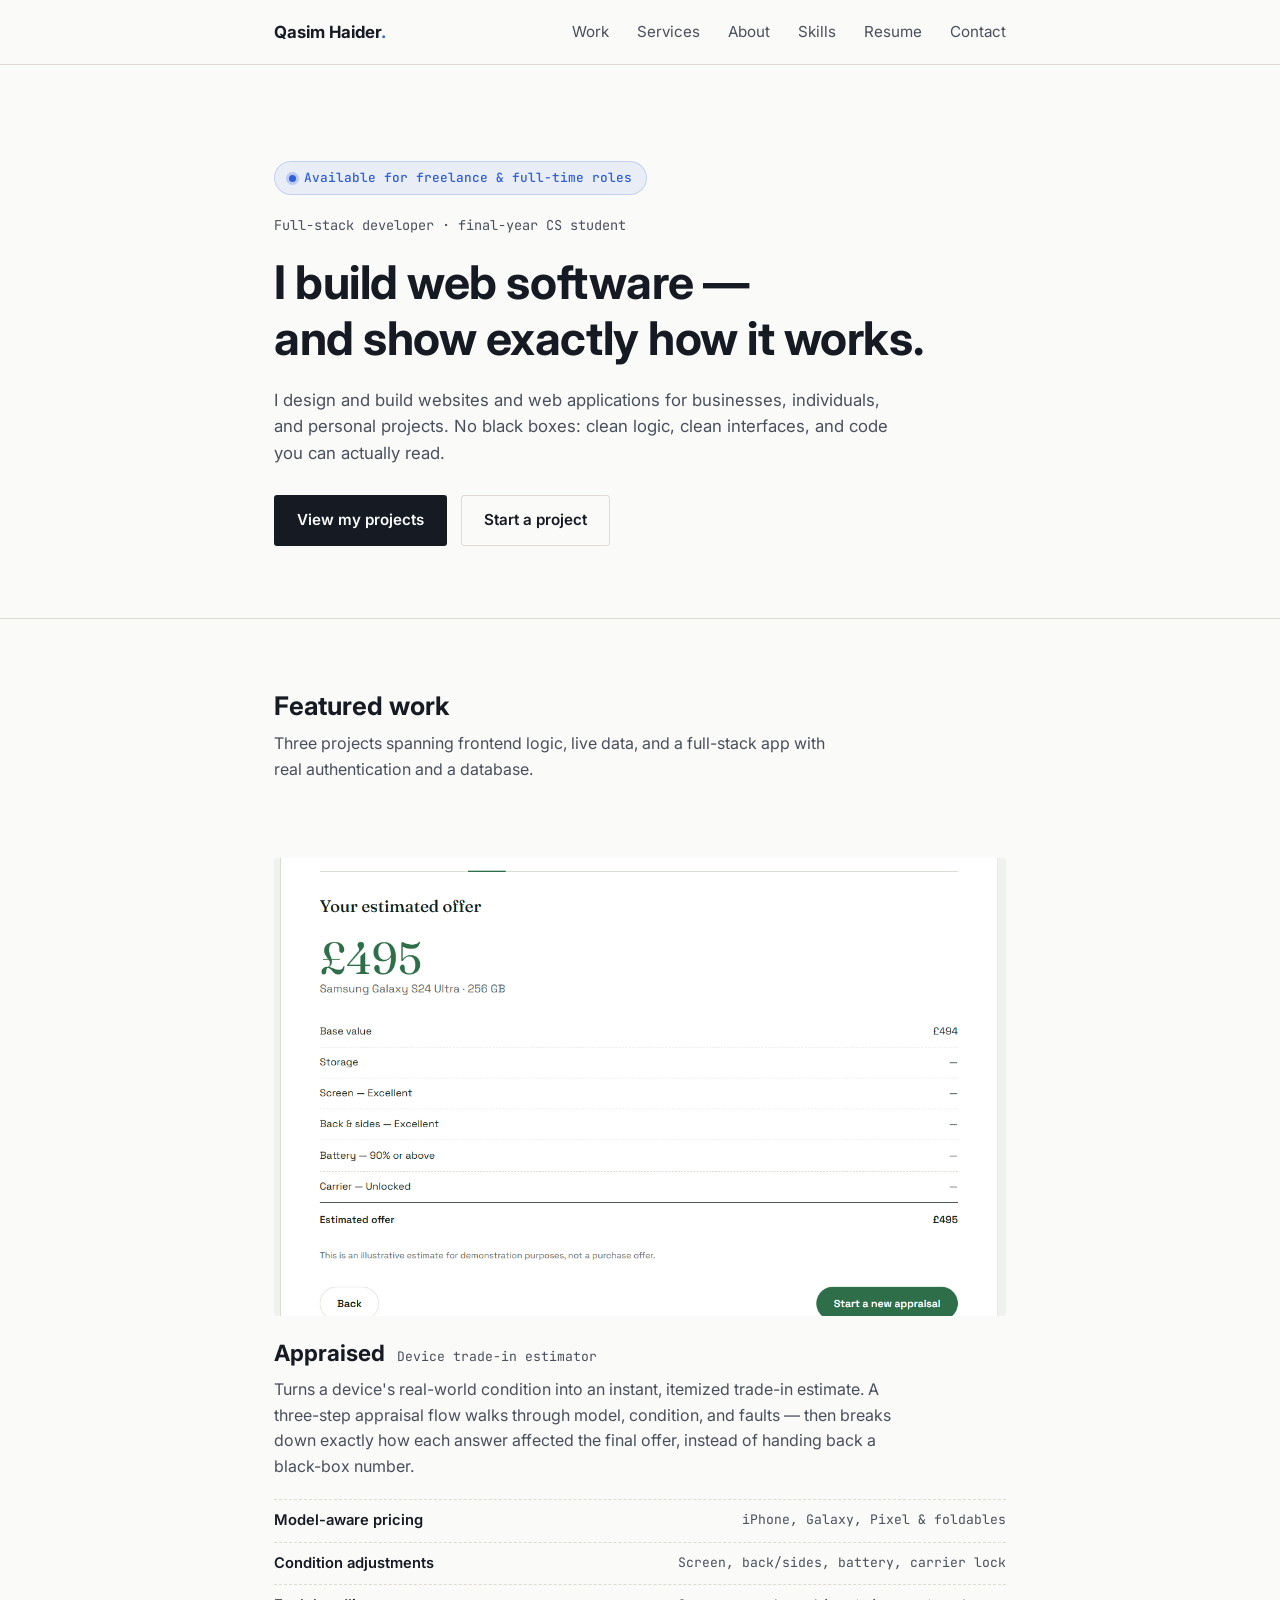
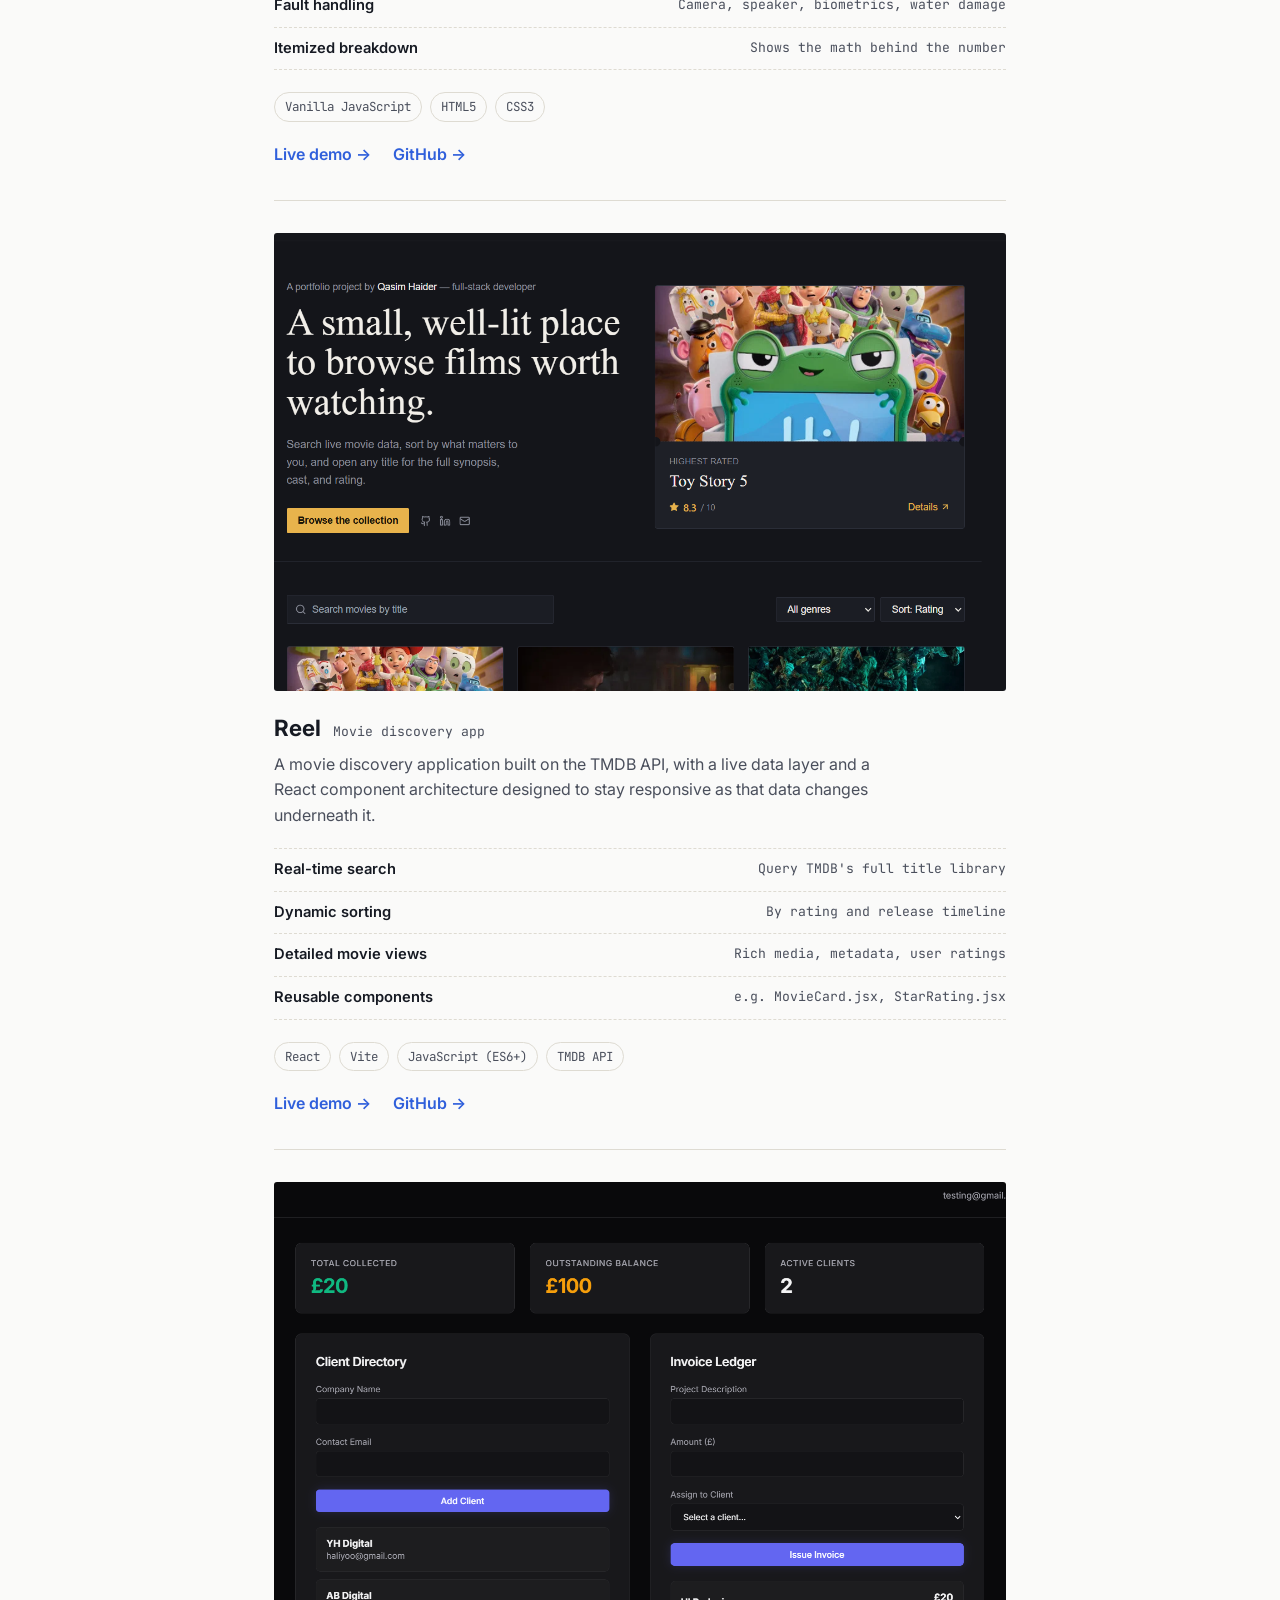
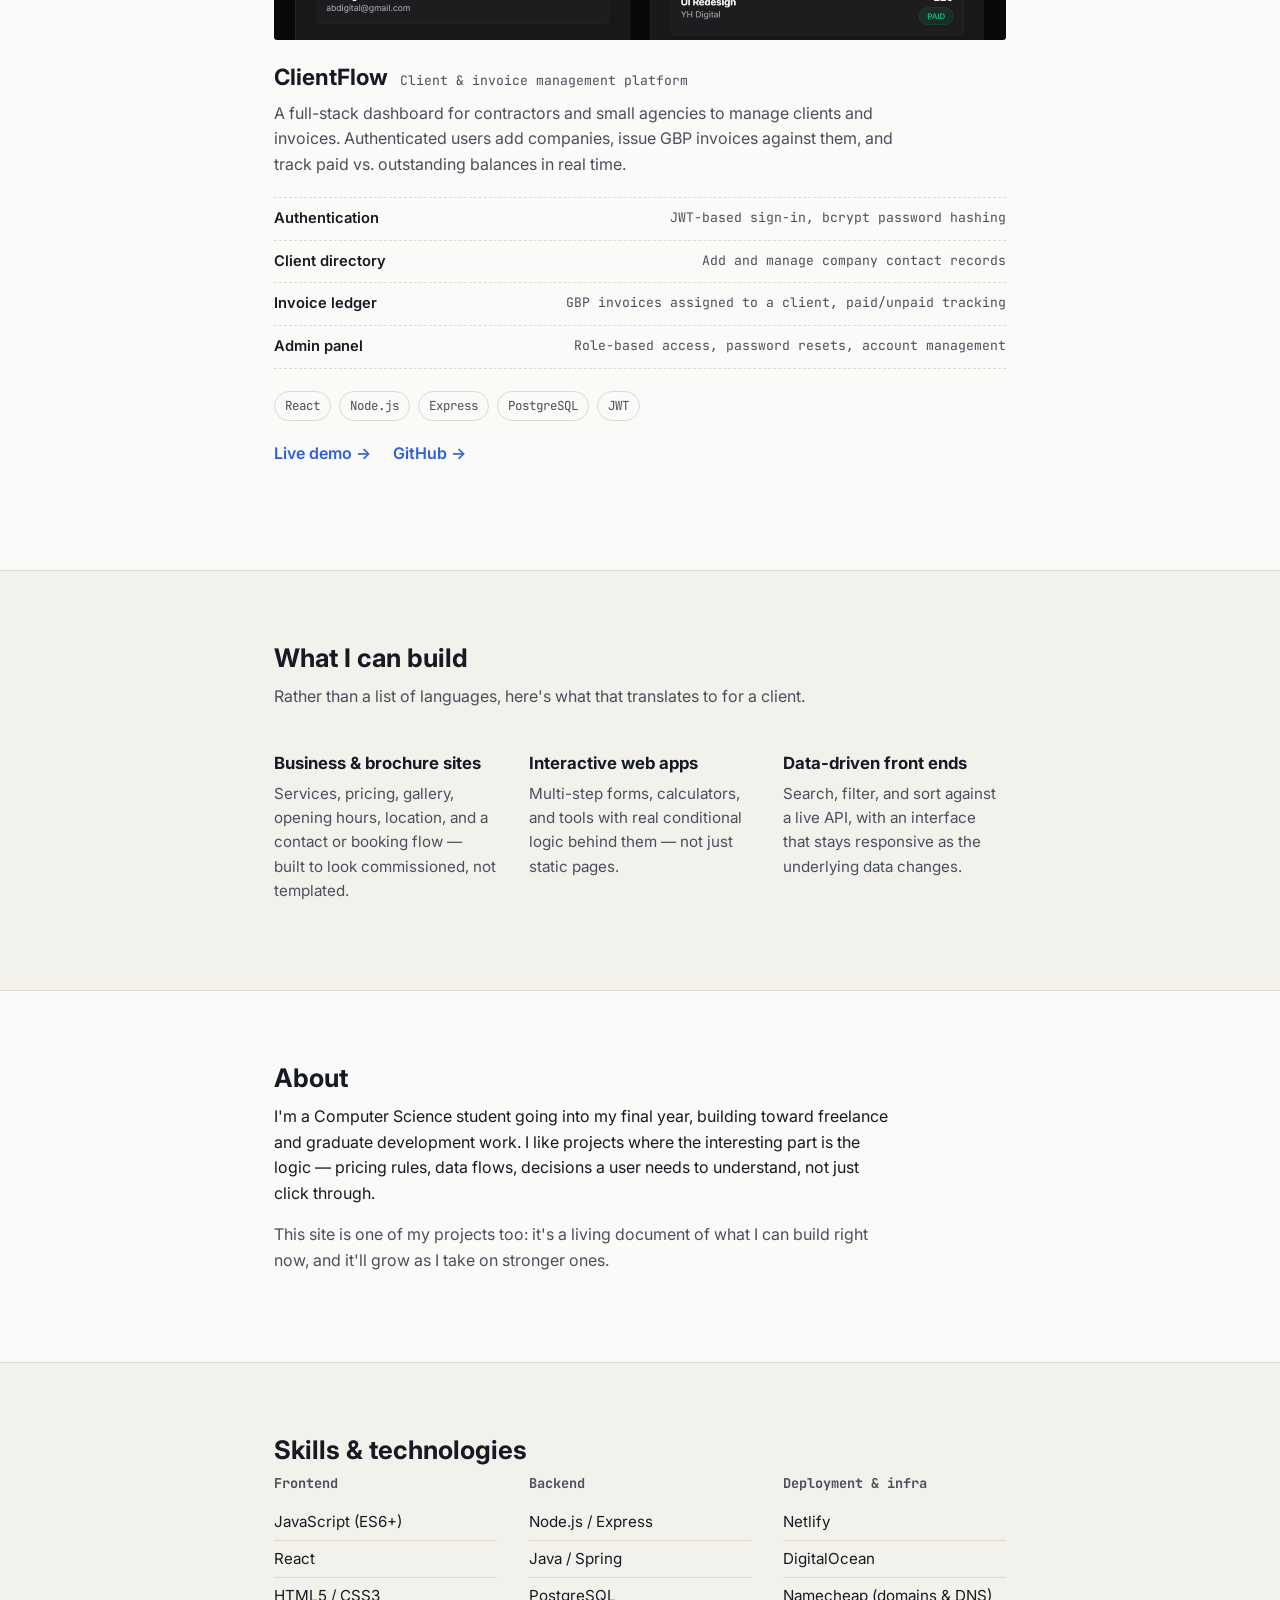
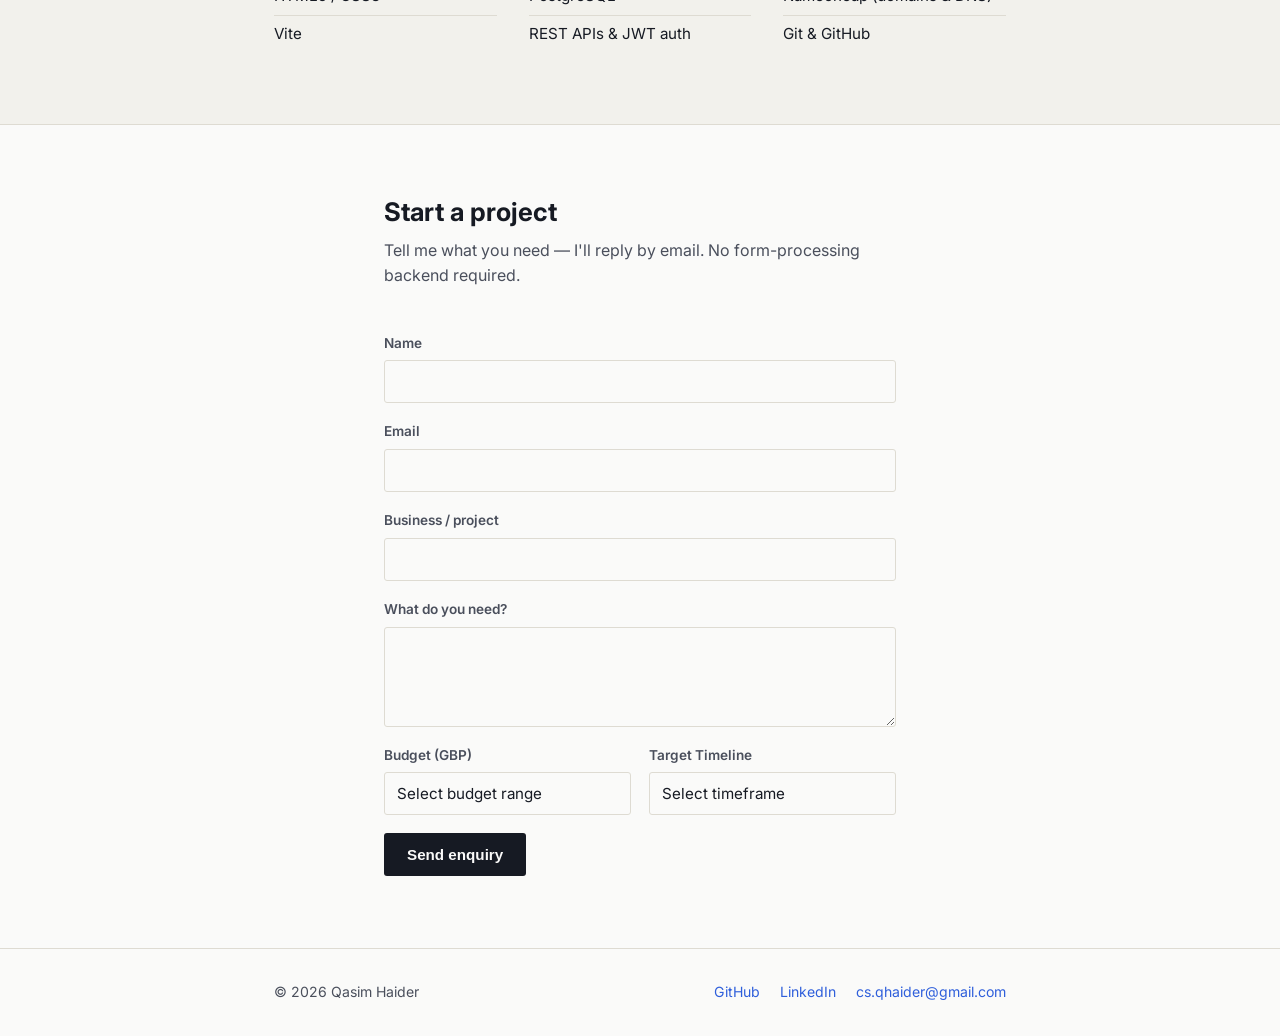
<file: index.html>
<!DOCTYPE html>
<html lang="en">
<head>
  <meta charset="UTF-8" />
  <meta name="viewport" content="width=device-width, initial-scale=1.0" />
  <title>Qasim Haider — Full-Stack Developer</title>
  <meta name="description" content="Full-stack developer building modern websites and web applications. Portfolio of projects, freelance services, and contact." />
  
<link rel="icon" type="image/svg+xml" href="assets/favicon.svg" />

<!-- Open Graph tags: control how this link looks when shared on LinkedIn, in DMs, etc. -->
<meta property="og:title" content="Qasim Haider — Full-Stack Developer" />
<meta property="og:description" content="I build web software and show exactly how it works. Portfolio, projects, and freelance enquiries." />
<meta property="og:type" content="website" />
<meta property="og:url" content="https://personal-portfolio-qh.netlify.app/" />
<meta property="og:image" content="https://personal-portfolio-qh.netlify.app/assets/og-image.jpg" />
<meta name="twitter:card" content="summary_large_image" />
  <link rel="preconnect" href="https://fonts.googleapis.com">
  <link href="https://fonts.googleapis.com/css2?family=Inter:wght@400;500;600;700&family=JetBrains+Mono:wght@400;500;600&display=swap" rel="stylesheet">
  <link rel="stylesheet" href="css/style.css" />
</head>
<body>

  <!-- ============ NAV ============ -->
  <header class="site-header">
    <div class="wrap nav-wrap">
      <a href="#top" class="logo">Qasim Haider<span class="dot">.</span></a>
      <nav class="nav-links" id="navLinks">
        <a href="#work">Work</a>
        <a href="#services">Services</a>
        <a href="#about">About</a>
        <a href="#skills">Skills</a>
        <a href="assets/resume.pdf" target="_blank" rel="noopener">Resume</a>
        <a href="#contact">Contact</a>
      </nav>
      <button class="nav-toggle" id="navToggle" aria-label="Toggle navigation" aria-expanded="false">
        <span></span><span></span><span></span>
      </button>
    </div>
  </header>

  <main id="top">

    <!-- ============ HERO ============ -->
    <section class="hero">
      <div class="wrap">
        <div class="availability-badge">
          <span class="status-dot"></span> Available for freelance &amp; full-time roles
        </div>
        <p class="hero-eyebrow">Full-stack developer &middot; final-year CS student</p>
        <h1 class="hero-title">I build web software —<br>and show exactly how it works.</h1>
        <p class="hero-sub">
          I design and build websites and web applications for businesses, individuals,
          and personal projects. No black boxes: clean logic, clean interfaces, and code
          you can actually read.
        </p>
        <div class="hero-actions">
          <a href="#work" class="btn btn-primary">View my projects</a>
          <a href="#contact" class="btn btn-ghost">Start a project</a>
        </div>
      </div>
    </section>

    <!-- ============ FEATURED PROJECTS ============ -->
    <section class="section" id="work">
      <div class="wrap">
        <h2 class="section-title">Featured work</h2>
        <p class="section-lede">Three projects spanning frontend logic, live data, and a full-stack app with real authentication and a database.</p>

        <!-- PROJECT CARD: APPRAISED -->
        <article class="project">
          <div class="project-media">
            <!-- Replace with a real screenshot: assets/appraised/screenshot.png -->
            <img src="assets/appraised/screenshot.png" alt="Appraised app screenshot" onerror="this.parentElement.classList.add('media-fallback')" />
          </div>
          <div class="project-body">
            <div class="project-heading">
              <h3>Appraised</h3>
              <span class="project-tag-line">Device trade-in estimator</span>
            </div>
            <p class="project-desc">
              Turns a device's real-world condition into an instant, itemized trade-in
              estimate. A three-step appraisal flow walks through model, condition, and
              faults — then breaks down exactly how each answer affected the final offer,
              instead of handing back a black-box number.
            </p>

            <ul class="line-items">
              <li><span>Model-aware pricing</span><span>iPhone, Galaxy, Pixel &amp; foldables</span></li>
              <li><span>Condition adjustments</span><span>Screen, back/sides, battery, carrier lock</span></li>
              <li><span>Fault handling</span><span>Camera, speaker, biometrics, water damage</span></li>
              <li><span>Itemized breakdown</span><span>Shows the math behind the number</span></li>
            </ul>

            <div class="tech-tags">
              <span>Vanilla JavaScript</span><span>HTML5</span><span>CSS3</span>
            </div>

            <div class="project-actions">
              <a href="https://device-value.netlify.app/" target="_blank" rel="noopener">Live demo &rarr;</a>
              <a href="https://github.com/csqhaider-qxsim/device-value-checker" target="_blank" rel="noopener">GitHub &rarr;</a>
              <!-- ^ Replace # with your real repo URL -->
            </div>
          </div>
        </article>

        <!-- PROJECT CARD: REEL -->
        <article class="project project-alt">
          <div class="project-media">
            <!-- Replace with a real screenshot: assets/reel/screenshot.png -->
            <img src="assets/reel/screenshot.png" alt="Reel app screenshot" onerror="this.parentElement.classList.add('media-fallback')" />
          </div>
          <div class="project-body">
            <div class="project-heading">
              <h3>Reel</h3>
              <span class="project-tag-line">Movie discovery app</span>
            </div>
            <p class="project-desc">
              A movie discovery application built on the TMDB API, with a live data layer
              and a React component architecture designed to stay responsive as that data
              changes underneath it.
            </p>

            <ul class="line-items">
              <li><span>Real-time search</span><span>Query TMDB's full title library</span></li>
              <li><span>Dynamic sorting</span><span>By rating and release timeline</span></li>
              <li><span>Detailed movie views</span><span>Rich media, metadata, user ratings</span></li>
              <li><span>Reusable components</span><span>e.g. MovieCard.jsx, StarRating.jsx</span></li>
            </ul>

            <div class="tech-tags">
              <span>React</span><span>Vite</span><span>JavaScript (ES6+)</span><span>TMDB API</span>
              <!-- Only list CSS3/Tailwind here if that's actually what you used -->
            </div>

            <div class="project-actions">
              <a href="https://reel-movie.netlify.app/" target="_blank" rel="noopener">Live demo &rarr;</a>
              <a href="https://github.com/csqhaider-qxsim/movie-rating-app" target="_blank" rel="noopener">GitHub &rarr;</a>
            </div>
          </div>
        </article>

                <!-- PROJECT CARD: CLIENTFLOW -->
        <article class="project">
          <div class="project-media">
            <img src="assets/clientflow/screenshot.png" alt="ClientFlow dashboard screenshot" onerror="this.parentElement.classList.add('media-fallback')" />
          </div>
          <div class="project-body">
            <div class="project-heading">
              <h3>ClientFlow</h3>
              <span class="project-tag-line">Client &amp; invoice management platform</span>
            </div>
            <p class="project-desc">
              A full-stack dashboard for contractors and small agencies to manage clients and
              invoices. Authenticated users add companies, issue GBP invoices against them, and
              track paid vs. outstanding balances in real time.
            </p>

            <ul class="line-items">
              <li><span>Authentication</span><span>JWT-based sign-in, bcrypt password hashing</span></li>
              <li><span>Client directory</span><span>Add and manage company contact records</span></li>
              <li><span>Invoice ledger</span><span>GBP invoices assigned to a client, paid/unpaid tracking</span></li>
              <li><span>Admin panel</span><span>Role-based access, password resets, account management</span></li>
            </ul>

            <div class="tech-tags">
              <span>React</span><span>Node.js</span><span>Express</span><span>PostgreSQL</span><span>JWT</span>
            </div>

            <div class="project-actions">
              <a href="https://clientflow-qh.netlify.app/" target="_blank" rel="noopener">Live demo &rarr;</a>
              <a href="https://github.com/csqhaider-qxsim/clientflow" target="_blank" rel="noopener">GitHub &rarr;</a>
            </div>
          </div>
        </article>

      </div>
    </section>

    <!-- ============ SERVICES ============ -->
    <section class="section section-shaded" id="services">
      <div class="wrap">
        <h2 class="section-title">What I can build</h2>
        <p class="section-lede">Rather than a list of languages, here's what that translates to for a client.</p>

        <div class="services-grid">
          <div class="service">
            <h3>Business &amp; brochure sites</h3>
            <p>Services, pricing, gallery, opening hours, location, and a contact or booking flow — built to look commissioned, not templated.</p>
          </div>
          <div class="service">
            <h3>Interactive web apps</h3>
            <p>Multi-step forms, calculators, and tools with real conditional logic behind them — not just static pages.</p>
          </div>
          <div class="service">
            <h3>Data-driven front ends</h3>
            <p>Search, filter, and sort against a live API, with an interface that stays responsive as the underlying data changes.</p>
          </div>
        </div>
      </div>
    </section>

    <!-- ============ ABOUT ============ -->
    <section class="section" id="about">
      <div class="wrap about-wrap">
        <h2 class="section-title">About</h2>
        <p>
          I'm a Computer Science student going into my final year, building toward
          freelance and graduate development work. I like projects where the interesting
          part is the logic — pricing rules, data flows, decisions a user needs to
          understand, not just click through.
        </p>
        <p>
          This site is one of my projects too: it's a living document of what I can build
          right now, and it'll grow as I take on stronger ones.
        </p>
      </div>
    </section>

    <!-- ============ SKILLS ============ -->
    <section class="section section-shaded" id="skills">
      <div class="wrap">
        <h2 class="section-title">Skills &amp; technologies</h2>
        <div class="skills-columns">
  <div>
    <h4>Frontend</h4>
    <ul class="plain-list">
      <li>JavaScript (ES6+)</li>
      <li>React</li>
      <li>HTML5 / CSS3</li>
      <li>Vite</li>
    </ul>
  </div>
    <div>
    <h4>Backend</h4>
    <ul class="plain-list">
      <li>Node.js / Express</li>
      <li>Java / Spring</li>
      <li>PostgreSQL</li>
      <li>REST APIs &amp; JWT auth</li>
    </ul>
  </div>
  <div>
    <h4>Deployment &amp; infra</h4>
    <ul class="plain-list">
      <li>Netlify</li>
      <li>DigitalOcean</li>
      <li>Namecheap (domains &amp; DNS)</li>
      <li>Git &amp; GitHub</li>
    </ul>
  </div>
</div>
      </div>
    </section>

    <!-- ============ CONTACT ============ -->
    <section class="section" id="contact">
      <div class="wrap contact-wrap">
        <h2 class="section-title">Start a project</h2>
        <p class="section-lede">
          Tell me what you need — I'll reply by email. No form-processing backend required.
        </p>

        <!-- V1: handled by Netlify Forms — no backend or third-party account needed. -->
        <form
          class="contact-form"
          name="contact"
          method="POST"
          data-netlify="true"
          data-netlify-honeypot="bot-field"
          action="/thanks.html"
        >
          <!-- required so Netlify can associate a submission with this form -->
          <input type="hidden" name="form-name" value="contact" />
          <!-- honeypot field: real users never see or fill this, bots often do -->
          <p class="hidden-field">
            <label>Don't fill this out if you're human: <input name="bot-field" /></label>
          </p>

          <div class="form-row">
            <label for="name">Name</label>
            <input type="text" id="name" name="name" required />
          </div>
          <div class="form-row">
            <label for="email">Email</label>
            <input type="email" id="email" name="email" required />
          </div>
          <div class="form-row">
            <label for="project">Business / project</label>
            <input type="text" id="project" name="project" />
          </div>
          <div class="form-row">
            <label for="details">What do you need?</label>
            <textarea id="details" name="details" rows="4" required></textarea>
          </div>
          <div class="form-row form-row-split">
            <div>
              <label for="budget">Budget (GBP)</label>
              <select id="budget" name="budget">
                <option value="" disabled selected>Select budget range</option>
                <option value="Under £300">Under £300 (Small fix / Single page)</option>
                <option value="£300 - £1,000">£300 – £1,000 (Standard site / Simple app)</option>
                <option value="£1,000 - £2,500">£1,000 – £2,500 (Full web app / Custom build)</option>
                <option value="£2,500+">£2,500+ (Large project)</option>
                <option value="Not sure / Open to quote">Not sure / Open to quote</option>
              </select>
            </div>
            <div>
              <label for="deadline">Target Timeline</label>
              <select id="deadline" name="deadline">
                <option value="" disabled selected>Select timeframe</option>
                <option value="Urgent / Rush (Within a few days)">Urgent / Rush (Within a few days)</option>
                <option value="Standard (1-2 weeks)">Standard (1–2 weeks)</option>
                <option value="1 Month">Within 1 month</option>
                <option value="Flexible / Exploring options">Flexible / Exploring options</option>
              </select>
            </div>
          </div>
          <button type="submit" class="btn btn-primary">Send enquiry</button>
        </form>
      </div>
    </section>

  </main>

  <footer class="site-footer">
    <div class="wrap footer-wrap">
      <span>&copy; <span id="year"></span> Qasim Haider</span>
      <div class="footer-links">
        <a href="https://github.com/csqhaider-qxsim" target="_blank" rel="noopener">GitHub</a>
        <a href="https://www.linkedin.com/in/cs-muhammad-paras-haider/" target="_blank" rel="noopener">LinkedIn</a>
        <a href="mailto:cs.qhaider@gmail.com">cs.qhaider@gmail.com</a>
      </div>
    </div>
  </footer>

  <script src="js/script.js"></script>
</body>
</html>
</file>
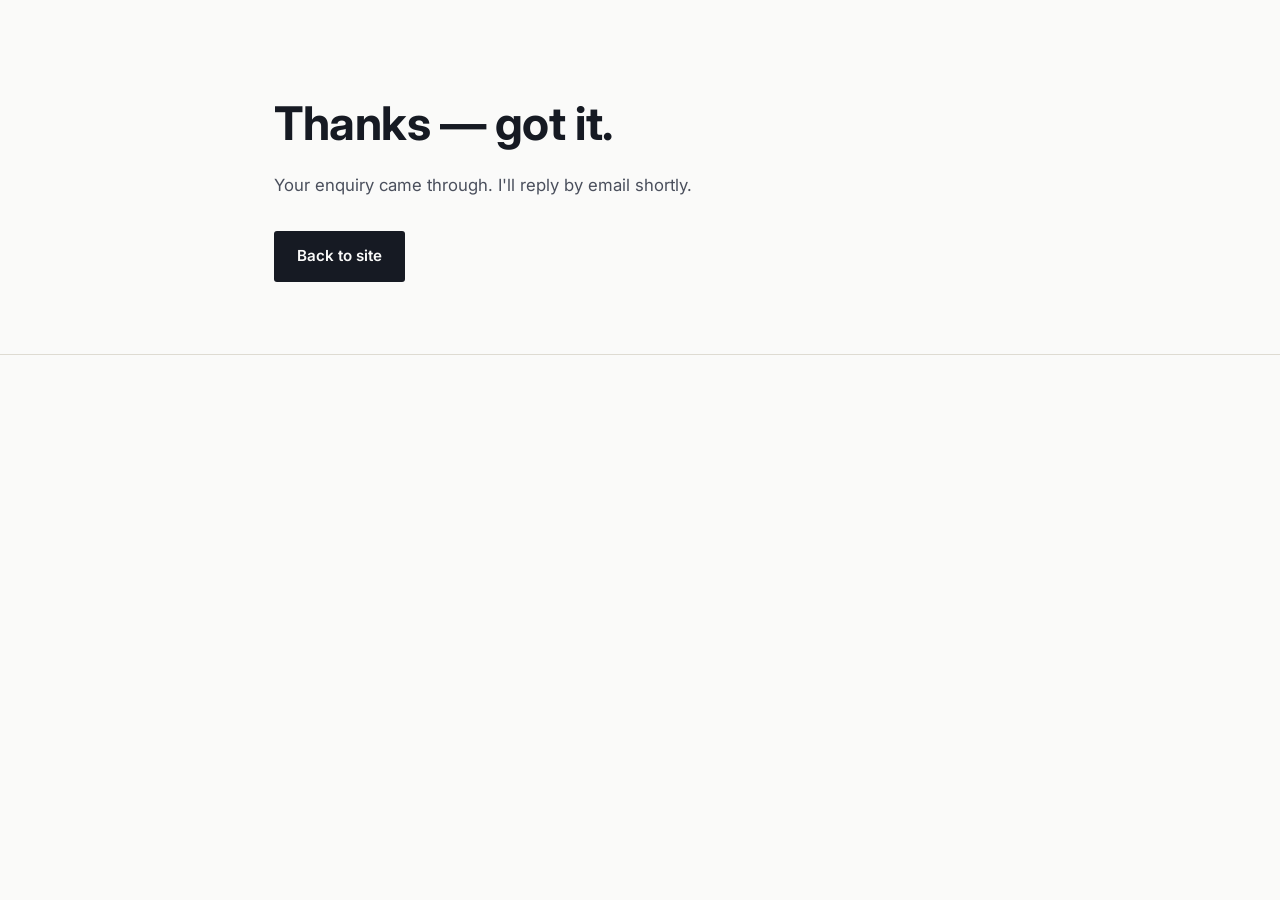
<file: thanks.html>
<!DOCTYPE html>
<html lang="en">
<head>
  <meta charset="UTF-8" />
  <meta name="viewport" content="width=device-width, initial-scale=1.0" />
  <title>Thanks — Qasim Haider</title>
  <link href="https://fonts.googleapis.com/css2?family=Inter:wght@400;600;700&display=swap" rel="stylesheet">
  <link rel="stylesheet" href="css/style.css" />
</head>
<body>
  <main class="section" style="padding-top: 96px; text-align: left;">
    <div class="wrap">
      <h1 class="hero-title">Thanks — got it.</h1>
      <p class="hero-sub">Your enquiry came through. I'll reply by email shortly.</p>
      <a href="/" class="btn btn-primary" style="margin-top: 16px; display: inline-block;">Back to site</a>
    </div>
  </main>
</body>
</html>
</file>
<file: css/style.css>
/* =========================================================
   DESIGN TOKENS
   ========================================================= */
:root {
  --paper: #FAFAF9;
  --paper-shade: #F2F1EC;
  --ink: #161A23;
  --ink-soft: #4A4F5C;
  --line: #DEDBD2;
  --blue: #2F5FDB;
  --blue-dark: #24439E;
  --amber: #D98A2B;

  --font-body: 'Inter', system-ui, sans-serif;
  --font-mono: 'JetBrains Mono', ui-monospace, monospace;

  --max-width: 780px;
  --radius: 3px;
}

/* =========================================================
   RESET / BASE
   ========================================================= */
* { box-sizing: border-box; }
html { scroll-behavior: smooth; }
body {
  margin: 0;
  font-family: var(--font-body);
  color: var(--ink);
  background: var(--paper);
  line-height: 1.6;
  -webkit-font-smoothing: antialiased;
}
img { max-width: 100%; display: block; }
a { color: var(--blue); text-decoration: none; }
a:hover { text-decoration: underline; }
a:focus-visible, button:focus-visible, input:focus-visible, textarea:focus-visible {
  outline: 2px solid var(--blue);
  outline-offset: 2px;
}
ul { margin: 0; padding: 0; list-style: none; }
h1, h2, h3, h4 { margin: 0; line-height: 1.2; }
p { margin: 0 0 1em; }

.wrap {
  max-width: var(--max-width);
  margin: 0 auto;
  padding: 0 24px;
}

@media (prefers-reduced-motion: reduce) {
  html { scroll-behavior: auto; }
  * { animation: none !important; transition: none !important; }
}

/* =========================================================
   HEADER / NAV
   ========================================================= */
.site-header {
  position: sticky;
  top: 0;
  background: rgba(250, 250, 249, 0.92);
  backdrop-filter: blur(6px);
  border-bottom: 1px solid var(--line);
  z-index: 50;
}
.nav-wrap {
  display: flex;
  align-items: center;
  justify-content: space-between;
  height: 64px;
}
.logo {
  font-weight: 700;
  font-size: 1.05rem;
  color: var(--ink);
}
.logo .dot { color: var(--blue); }
.nav-links { display: flex; gap: 28px; }
.nav-links a {
  color: var(--ink-soft);
  font-size: 0.95rem;
}
.nav-links a:hover { color: var(--ink); }

.nav-toggle {
  display: none;
  flex-direction: column;
  gap: 5px;
  background: none;
  border: none;
  cursor: pointer;
  padding: 8px;
}
.nav-toggle span {
  width: 22px; height: 2px; background: var(--ink);
}

@media (max-width: 640px) {
  .nav-links {
    position: absolute;
    top: 64px; left: 0; right: 0;
    background: var(--paper);
    border-bottom: 1px solid var(--line);
    flex-direction: column;
    gap: 0;
    display: none;
  }
  .nav-links.open { display: flex; }
  .nav-links a {
    padding: 14px 24px;
    border-top: 1px solid var(--line);
  }
  .nav-toggle { display: flex; }
}

/* =========================================================
   HERO
   ========================================================= */
.hero {
  padding: 96px 0 72px;
  border-bottom: 1px solid var(--line);
}
.hero-eyebrow {
  font-family: var(--font-mono);
  font-size: 0.85rem;
  color: var(--ink-soft);
  margin-bottom: 18px;
}
.hero-title {
  font-size: clamp(2rem, 4.5vw, 2.9rem);
  font-weight: 700;
  letter-spacing: -0.01em;
  margin-bottom: 20px;
}
.hero-sub {
  max-width: 56ch;
  color: var(--ink-soft);
  font-size: 1.05rem;
}
.hero-actions {
  display: flex;
  gap: 14px;
  margin-top: 28px;
  flex-wrap: wrap;
}

/* Buttons */
.btn {
  display: inline-block;
  padding: 12px 22px;
  border-radius: var(--radius);
  font-weight: 600;
  font-size: 0.95rem;
  border: 1px solid transparent;
  cursor: pointer;
}
.btn:hover { text-decoration: none; }
.btn-primary {
  background: var(--ink);
  color: var(--paper);
}
.btn-primary:hover { background: var(--blue-dark); }
.btn-ghost {
  background: transparent;
  color: var(--ink);
  border-color: var(--line);
}
.btn-ghost:hover { border-color: var(--ink); }

/* =========================================================
   GENERIC SECTION
   ========================================================= */
.section {
  padding: 72px 0;
  border-bottom: 1px solid var(--line);
}
.section-shaded { background: var(--paper-shade); }
.section-title {
  font-size: 1.6rem;
  font-weight: 700;
  margin-bottom: 10px;
}
.section-lede {
  color: var(--ink-soft);
  max-width: 56ch;
  margin-bottom: 44px;
}

/* =========================================================
   PROJECT CARDS
   ========================================================= */
.project {
  padding: 32px 0;
  border-top: 1px solid var(--line);
}
.project:first-of-type { border-top: none; }

.project-media {
  aspect-ratio: 16 / 10;
  background: var(--ink);
  border-radius: var(--radius);
  overflow: hidden;
  margin-bottom: 24px;
}
.project-media img { width: 100%; height: 100%; object-fit: cover; }
/* Fallback shown if the screenshot file hasn't been added yet */
.project-media.media-fallback {
  display: flex;
  align-items: center;
  justify-content: center;
  color: rgba(250,250,249,0.4);
  font-family: var(--font-mono);
  font-size: 0.85rem;
}
.project-media.media-fallback img { display: none; }
.project-media.media-fallback::after {
  content: "Add screenshot: assets/…/screenshot.png";
}

.project-heading {
  display: flex;
  align-items: baseline;
  gap: 12px;
  margin-bottom: 10px;
  flex-wrap: wrap;
}
.project-heading h3 { font-size: 1.4rem; }
.project-tag-line {
  font-family: var(--font-mono);
  font-size: 0.82rem;
  color: var(--ink-soft);
}
.project-desc { color: var(--ink-soft); max-width: 62ch; }

/* Itemized line rows — echoes Appraised's breakdown feature */
.line-items {
  margin: 20px 0 22px;
  border-top: 1px dashed var(--line);
}
.line-items li {
  display: flex;
  justify-content: space-between;
  gap: 16px;
  padding: 9px 0;
  border-bottom: 1px dashed var(--line);
  font-size: 0.92rem;
}
.line-items li span:first-child { font-weight: 600; }
.line-items li span:last-child {
  color: var(--ink-soft);
  text-align: right;
  font-family: var(--font-mono);
  font-size: 0.82rem;
}

.tech-tags {
  display: flex;
  flex-wrap: wrap;
  gap: 8px;
  margin-bottom: 20px;
}
.tech-tags span {
  font-family: var(--font-mono);
  font-size: 0.78rem;
  padding: 4px 10px;
  border: 1px solid var(--line);
  border-radius: 999px;
  color: var(--ink-soft);
}

.project-actions { display: flex; gap: 22px; font-weight: 600; }

/* =========================================================
   SERVICES
   ========================================================= */
.services-grid {
  display: grid;
  grid-template-columns: repeat(3, 1fr);
  gap: 32px;
}
.service h3 { font-size: 1.05rem; margin-bottom: 8px; }
.service p { color: var(--ink-soft); font-size: 0.95rem; }

@media (max-width: 720px) {
  .services-grid { grid-template-columns: 1fr; }
}

/* =========================================================
   ABOUT
   ========================================================= */
.about-wrap p { max-width: 62ch; color: var(--ink-soft); }
.about-wrap p:first-of-type { color: var(--ink); }

/* =========================================================
   SKILLS
   ========================================================= */
.skills-columns {
  display: grid;
  grid-template-columns: repeat(3, 1fr);
  gap: 32px;
}
.skills-columns h4 {
  font-family: var(--font-mono);
  font-size: 0.85rem;
  color: var(--ink-soft);
  margin-bottom: 12px;
}
.plain-list li {
  padding: 6px 0;
  border-bottom: 1px solid var(--line);
  font-size: 0.95rem;
}
.plain-list li:last-child { border-bottom: none; }

@media (max-width: 720px) {
  .skills-columns { grid-template-columns: 1fr; }
}

/* =========================================================
   CONTACT FORM
   ========================================================= */
.hidden-field { display: none; }
.contact-wrap { max-width: 560px; }
.contact-form { margin-top: 12px; }
.form-row { margin-bottom: 18px; display: flex; flex-direction: column; gap: 6px; }
.form-row-split { flex-direction: row; gap: 18px; }
.form-row-split > div { flex: 1; display: flex; flex-direction: column; gap: 6px; }
label { font-size: 0.85rem; font-weight: 600; color: var(--ink-soft); }
input, textarea, select {
  font-family: var(--font-body);
  font-size: 0.95rem;
  padding: 11px 12px;
  border: 1px solid var(--line);
  border-radius: var(--radius);
  background: var(--paper);
  color: var(--ink);
  width: 100%;
}
select {
  cursor: pointer;
  appearance: none;
  background-image: url("data:image/svg+xml;utf8,<svg xmlns='http://www.w3.org/2000/svg' width='16' height='16' viewBox='0 0 24 24' fill='none' stroke='%204A4F5C' stroke-width='2' stroke-linecap='round' stroke-linejoin='round'><polyline points='6 9 12 15 18 9'></polyline></svg>");
  background-repeat: no-repeat;
  background-position: right 12px center;
  padding-right: 36px;
}
input:focus, textarea:focus, select:focus { border-color: var(--blue); }

/* =========================================================
   FOOTER
   ========================================================= */
.site-footer { padding: 32px 0; }
.footer-wrap {
  display: flex;
  justify-content: space-between;
  flex-wrap: wrap;
  gap: 12px;
  font-size: 0.88rem;
  color: var(--ink-soft);
}
.footer-links { display: flex; gap: 20px; }

/* =========================================================
   NEW ENHANCEMENTS: BADGES, HOVER EFFECTS & UI POLISH
   ========================================================= */

/* Availability Status Badge */
.availability-badge {
  display: inline-flex;
  align-items: center;
  gap: 8px;
  padding: 6px 14px;
  background: rgba(47, 95, 219, 0.08);
  color: var(--blue);
  border: 1px solid rgba(47, 95, 219, 0.2);
  border-radius: 9999px;
  font-family: var(--font-mono);
  font-size: 0.8rem;
  font-weight: 500;
  margin-bottom: 20px;
}

.status-dot {
  width: 7px;
  height: 7px;
  background-color: var(--blue);
  border-radius: 50%;
  box-shadow: 0 0 0 3px rgba(47, 95, 219, 0.25);
  animation: pulse 2.5s infinite;
}

@keyframes pulse {
  0% { box-shadow: 0 0 0 0 rgba(47, 95, 219, 0.4); }
  70% { box-shadow: 0 0 0 6px rgba(47, 95, 219, 0); }
  100% { box-shadow: 0 0 0 0 rgba(47, 95, 219, 0); }
}

/* Interactive Card & Link Animations */
.btn, .nav-links a, .tech-tags span, input, textarea {
  transition: all 0.2s cubic-bezier(0.4, 0, 0.2, 1);
}

.project-media {
  transition: transform 0.3s ease, box-shadow 0.3s ease;
}

.project:hover .project-media {
  transform: translateY(-2px);
  box-shadow: 0 12px 24px -10px rgba(22, 26, 35, 0.12);
}

.project-actions a {
  display: inline-flex;
  align-items: center;
  gap: 6px;
  color: var(--blue);
  transition: color 0.15s ease, transform 0.15s ease;
}

.project-actions a:hover {
  color: var(--blue-dark);
  text-decoration: none;
  transform: translateX(3px);
}

/* Form Polish */
input:focus, textarea:focus {
  outline: none;
  border-color: var(--blue);
  box-shadow: 0 0 0 3px rgba(47, 95, 219, 0.12);
}

@media (max-width: 540px) {
  .form-row-split {
    flex-direction: column;
    gap: 18px;
  }
}
</file>
